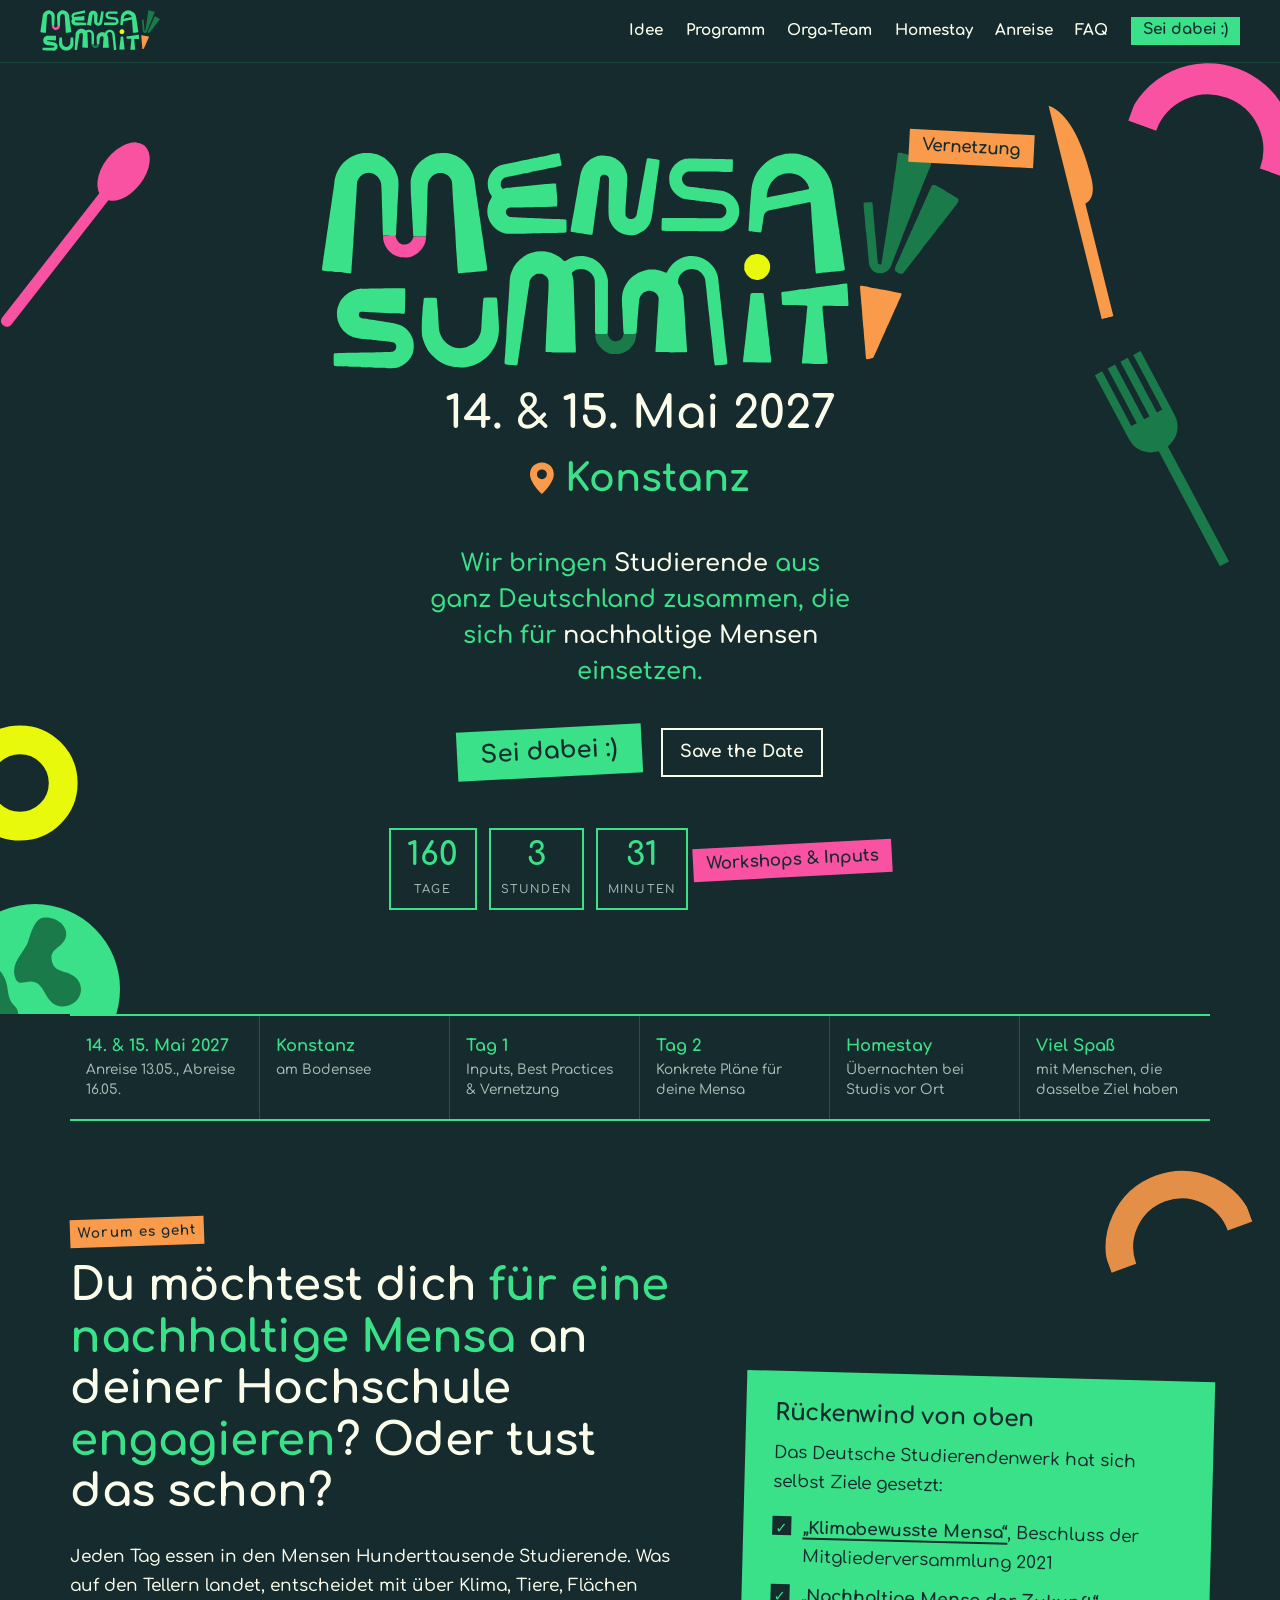
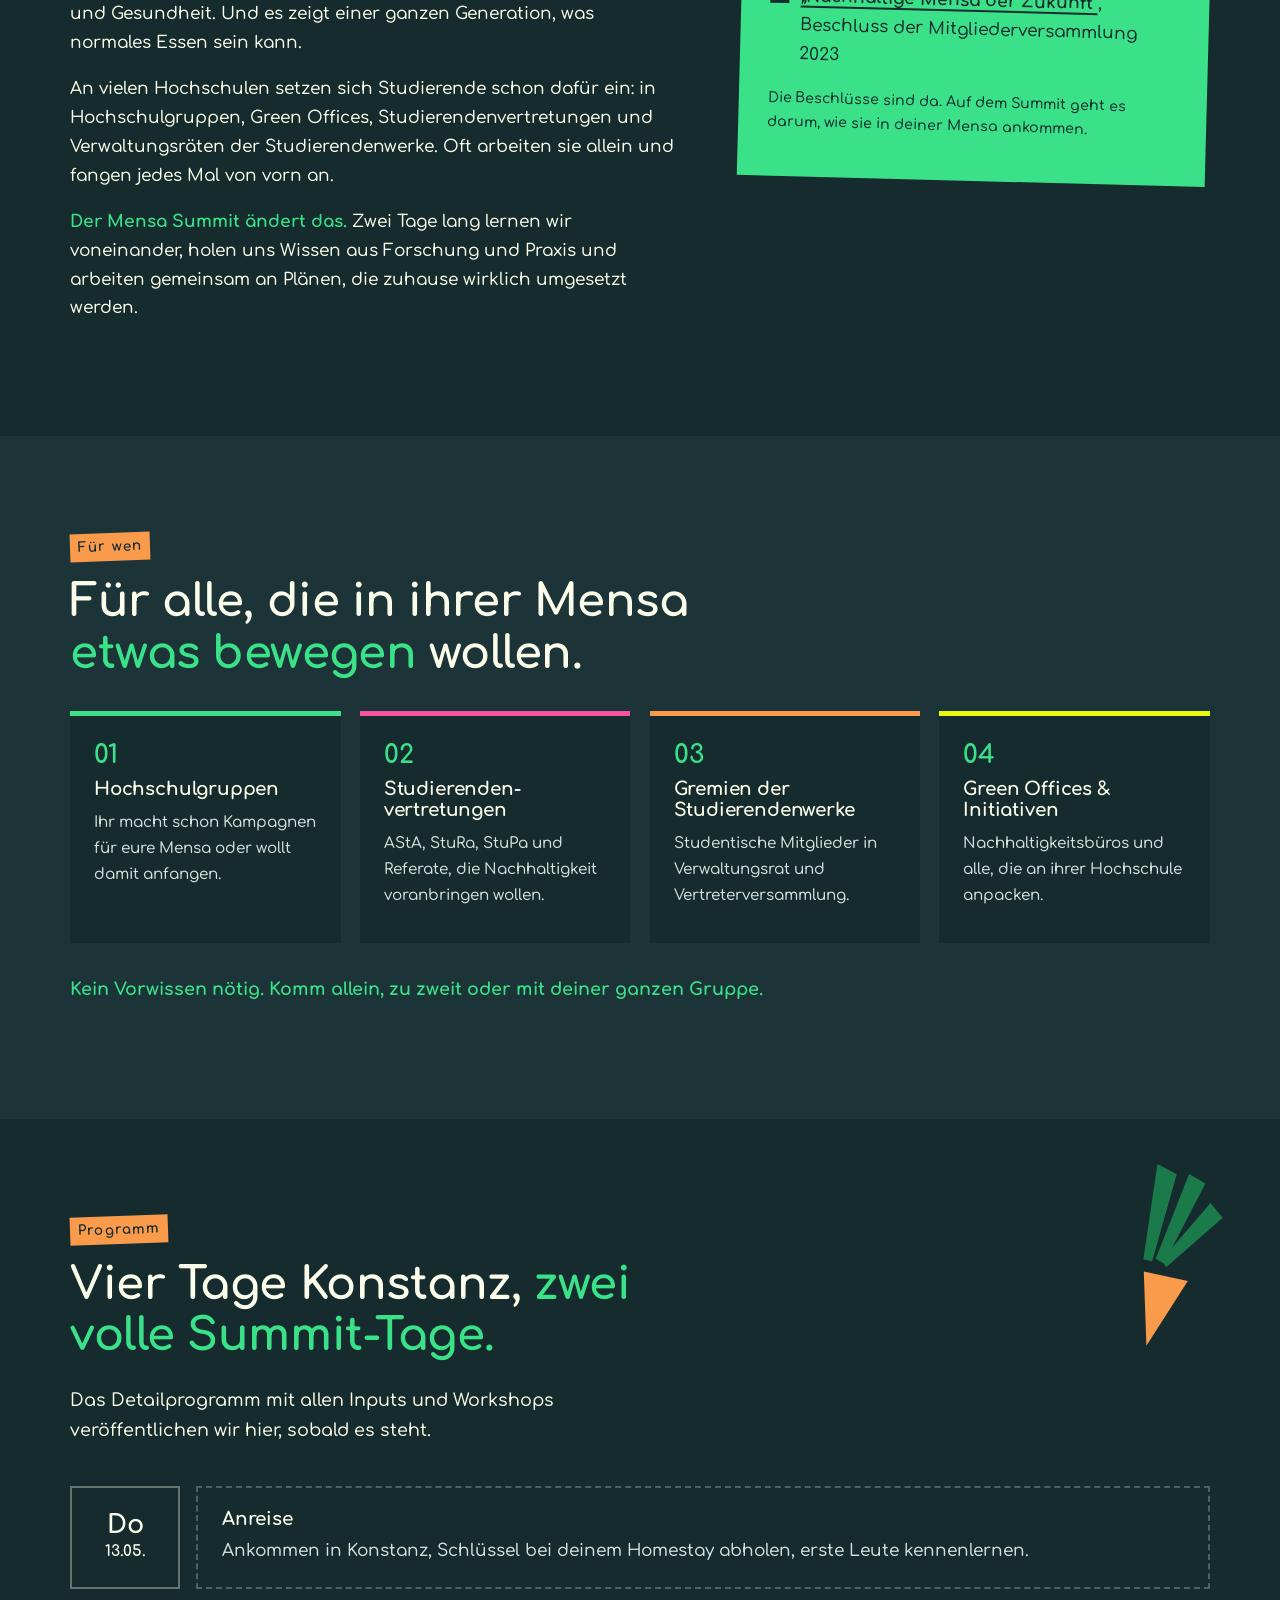
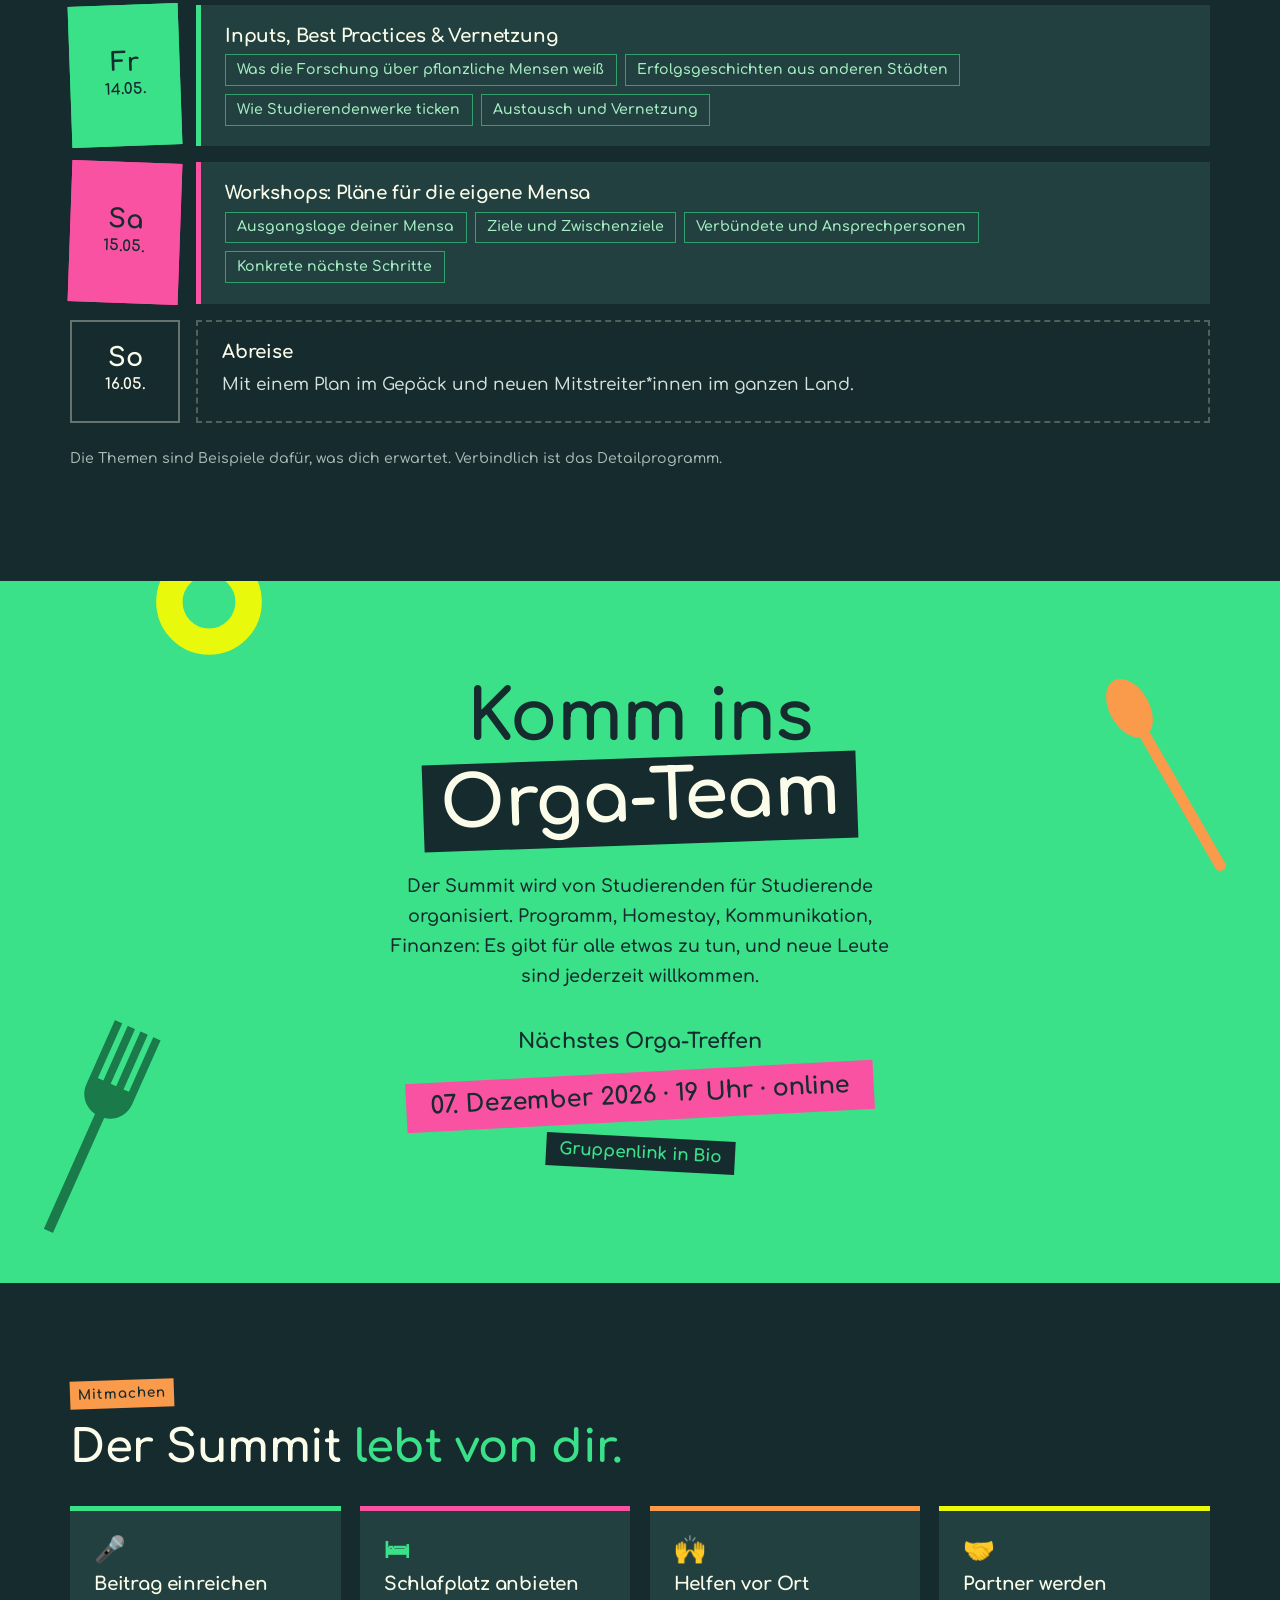
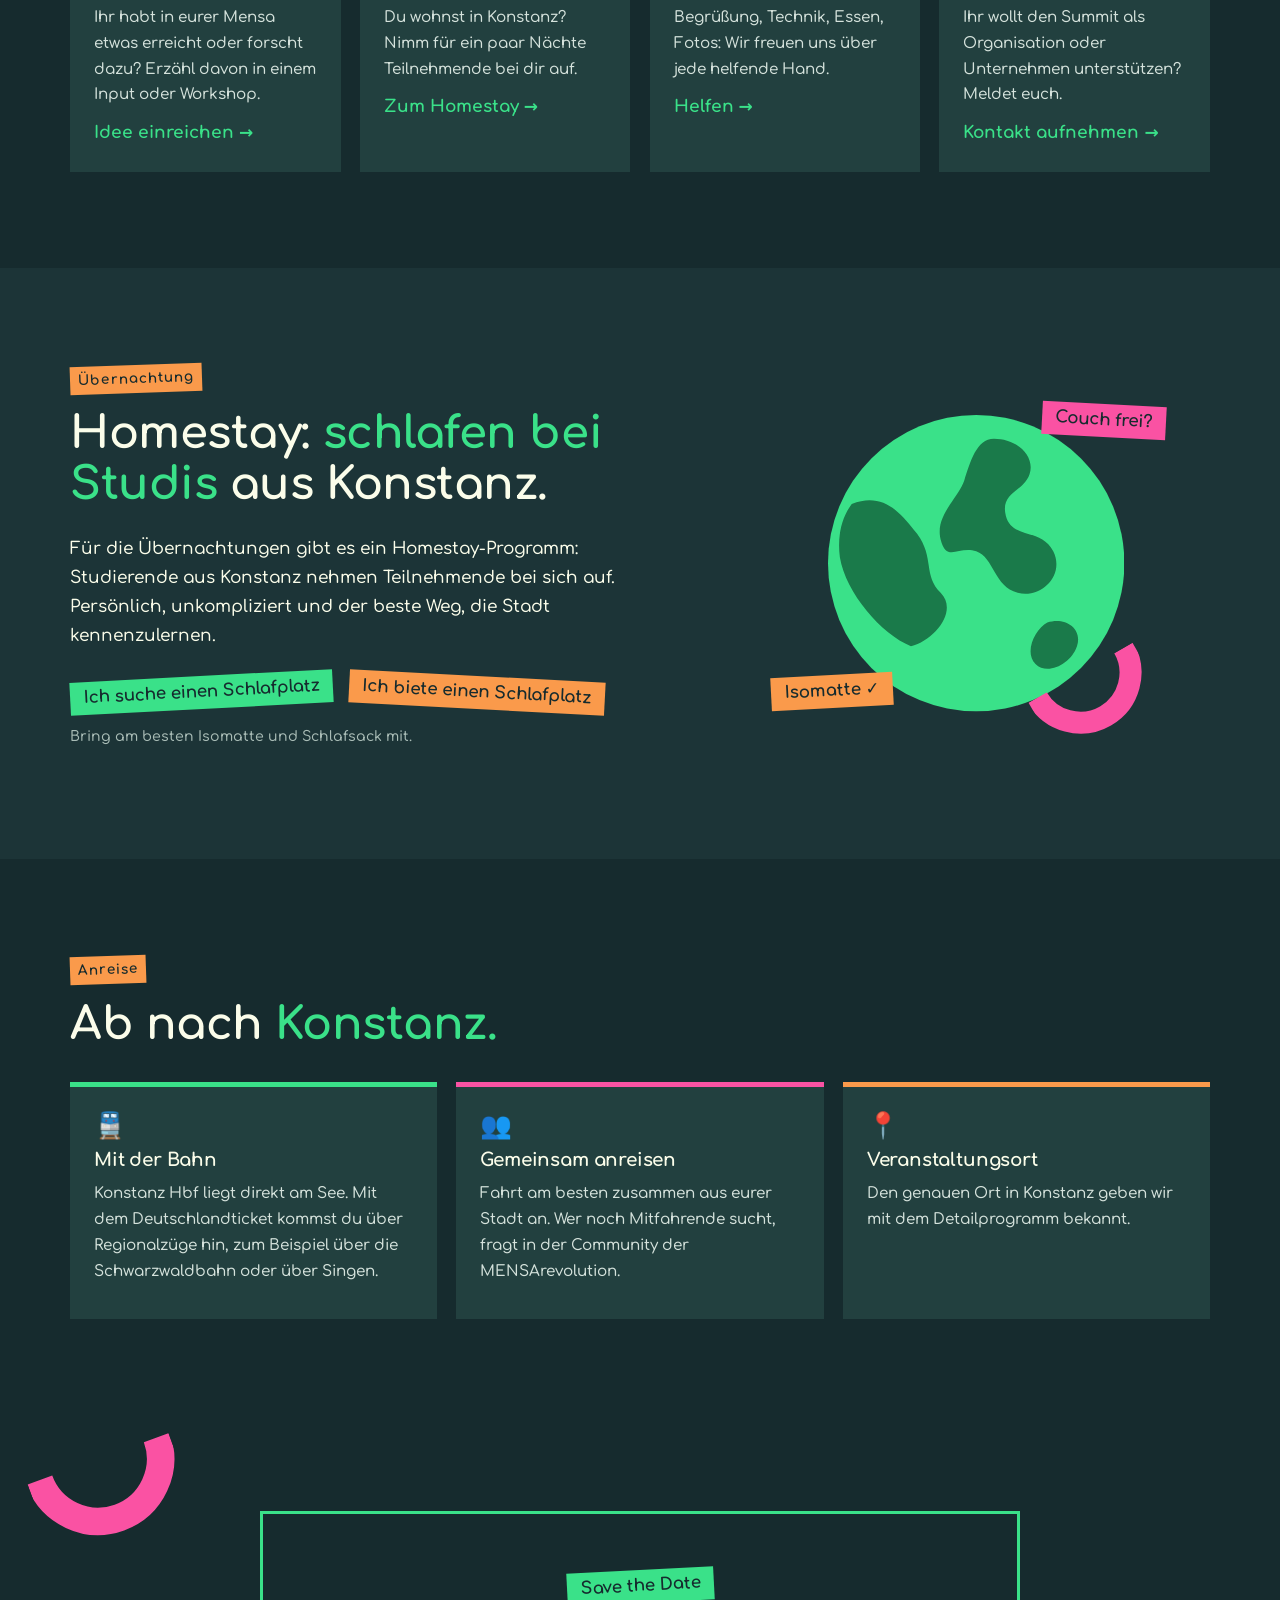
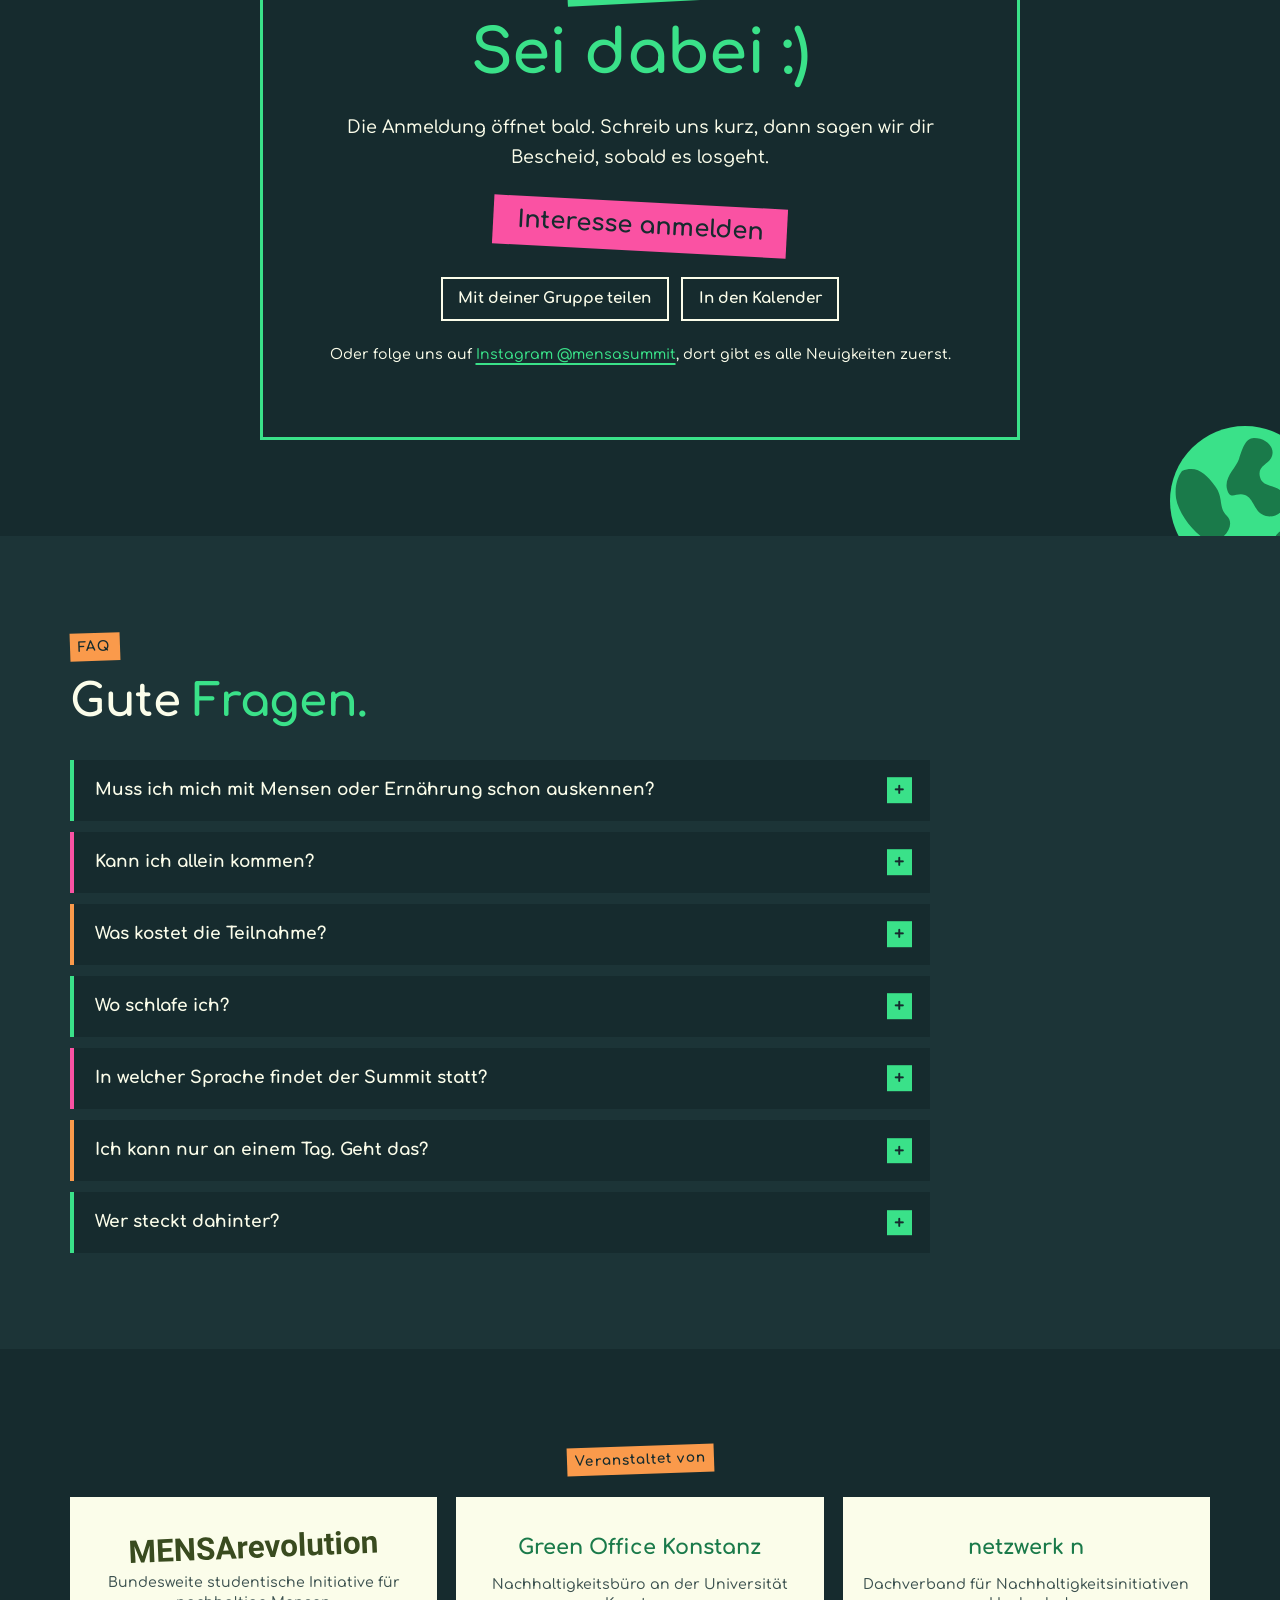
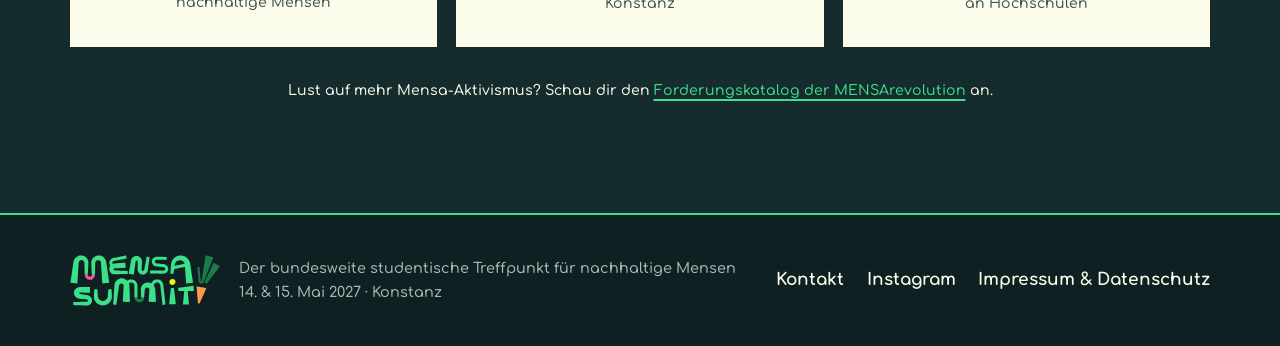
<file: index.html>
<!DOCTYPE html>
<html lang="de">
<head>
  <meta charset="utf-8">
  <meta name="viewport" content="width=device-width, initial-scale=1">
  <title>Mensa Summit 2027 · 14. &amp; 15. Mai · Konstanz</title>
  <meta name="description" content="Der bundesweite studentische Treffpunkt für nachhaltige Mensen. 14. & 15. Mai 2027 in Konstanz: Workshops, Inputs, Vernetzung und konkrete Pläne für deine Mensa.">
  <meta property="og:title" content="Mensa Summit 2027 · Konstanz">
  <meta property="og:description" content="Der bundesweite studentische Treffpunkt für nachhaltige Mensen. 14. & 15. Mai 2027 in Konstanz.">
  <meta property="og:type" content="website">
  <meta property="og:url" content="https://fburgerdev.github.io/website-mensa-summit/">
  <meta property="og:image" content="https://fburgerdev.github.io/website-mensa-summit/assets/og-image.png">
  <meta name="twitter:card" content="summary_large_image">
  <meta name="theme-color" content="#162b2e">
  <link rel="icon" href="assets/icon.svg" type="image/svg+xml">
  <link rel="icon" href="assets/icon-32.png" type="image/png" sizes="32x32">
  <link rel="apple-touch-icon" href="assets/apple-touch-icon.png">
  <link rel="manifest" href="manifest.webmanifest">
  <link rel="preload" href="assets/fonts/comfortaa-latin.woff2" as="font" type="font/woff2" crossorigin>
  <link rel="stylesheet" href="styles.css">
</head>
<body>

<!-- Decorative shapes, drawn after the Instagram posts -->
<svg width="0" height="0" style="position:absolute" aria-hidden="true">
  <defs>
    <symbol id="spoon" viewBox="0 0 40 200"><ellipse cx="20" cy="30" rx="18" ry="29"/><rect x="15" y="52" width="10" height="148" rx="5"/></symbol>
    <symbol id="fork" viewBox="0 0 60 220"><path d="M4 0h8v60h6V0h8v60h6V0h8v60h6V0h8v70c0 14-10 22-20 24v126H24V94C14 92 4 84 4 70z"/></symbol>
    <symbol id="knife" viewBox="0 0 40 220"><path d="M14 0c16 10 24 40 24 80 0 14-4 22-12 24v116H14z"/></symbol>
    <symbol id="arc" viewBox="0 0 120 70"><path d="M10 0a50 50 0 0 0 100 0" fill="none" stroke="currentColor" stroke-width="22"/></symbol>
    <symbol id="ring" viewBox="0 0 100 100"><circle cx="50" cy="50" r="36" fill="none" stroke="currentColor" stroke-width="24"/></symbol>
    <symbol id="globe" viewBox="0 0 100 100"><circle cx="50" cy="50" r="50" fill="#3ae189"/><path d="M8 30c10-4 16 2 22 10s2 14 8 20-2 16-10 18C18 74 6 60 4 48 3 40 5 34 8 30zM56 8c8 0 14 6 12 12s-10 6-8 14 12 4 16 12-4 16-12 14-8-12-14-14-10 4-12-4 6-14 8-20S50 8 56 8zM74 70c6-2 12 2 10 8s-10 10-14 6 0-12 4-14z" fill="#1a7a4a"/></symbol>
    <symbol id="leek" viewBox="0 0 60 120"><path d="M8 0l14 4-4 60H12zM30 2l12 4-16 58-6-2zM48 18l10 8-30 40-4-4z" fill="#1a7a4a"/><path d="M14 72h30L26 120z" fill="#fa9a4b"/></symbol>
  </defs>
</svg>

<a class="skip" href="#main">Zum Inhalt springen</a>

<header class="nav" id="top">
  <a class="brand" href="#top" aria-label="Mensa Summit 2027, zum Seitenanfang">
    <img src="assets/logo-mensa-summit.svg" alt="Mensa Summit" width="120" height="41">
  </a>
  <button class="nav-toggle" aria-expanded="false" aria-controls="nav-links" aria-label="Menü öffnen">
    <span></span><span></span><span></span>
  </button>
  <nav id="nav-links" class="nav-links">
    <a href="#idee">Idee</a>
    <a href="#programm">Programm</a>
    <a href="#orga">Orga-Team</a>
    <a href="#homestay">Homestay</a>
    <a href="#anreise">Anreise</a>
    <a href="#faq">FAQ</a>
    <a class="tag tag-mint tag-small" href="#anmelden" data-link="registration">Sei dabei :)</a>
  </nav>
</header>

<main id="main">

  <!-- HERO -->
  <section class="hero">
    <svg class="deco d-spoon-pink" aria-hidden="true"><use href="#spoon"/></svg>
    <svg class="deco d-fork" aria-hidden="true"><use href="#fork"/></svg>
    <svg class="deco d-knife" aria-hidden="true"><use href="#knife"/></svg>
    <svg class="deco d-arc-pink" aria-hidden="true"><use href="#arc"/></svg>
    <svg class="deco d-ring" aria-hidden="true"><use href="#ring"/></svg>
    <svg class="deco d-globe" aria-hidden="true"><use href="#globe"/></svg>

    <div class="hero-inner">
      <span class="tag tag-orange tilt-r hero-tag-1">Vernetzung</span>
      <h1 class="hero-logo"><img src="assets/logo-mensa-summit.svg" alt="Mensa Summit" width="704" height="241"></h1>
      <p class="hero-date">14. &amp; 15. Mai 2027</p>
      <p class="hero-place"><svg class="pin" viewBox="0 0 24 32" aria-hidden="true"><path d="M12 0C5 0 0 5 0 12c0 9 12 20 12 20s12-11 12-20C24 5 19 0 12 0zm0 17a5 5 0 1 1 0-10 5 5 0 0 1 0 10z"/></svg>Konstanz</p>
      <p class="hero-lead"><span class="m">Wir bringen</span> Studierende <span class="m">aus ganz Deutschland zusammen, die sich für</span> nachhaltige Mensen <span class="m">einsetzen.</span></p>
      <div class="hero-cta">
        <a class="tag tag-mint tag-big tilt-l" href="#anmelden" data-link="registration">Sei dabei :)</a>
        <a class="btn-line" href="assets/mensa-summit-2027.ics" download>Save the Date</a>
      </div>
      <div class="countdown" aria-live="polite" data-target="2027-05-14T09:00:00+02:00">
        <div><span data-unit="d">–</span><small>Tage</small></div>
        <div><span data-unit="h">–</span><small>Stunden</small></div>
        <div><span data-unit="m">–</span><small>Minuten</small></div>
      </div>
      <span class="tag tag-pink tilt-l hero-tag-2">Workshops &amp; Inputs</span>
    </div>
  </section>

  <!-- HARD FACTS -->
  <section class="facts" aria-label="Das Wichtigste auf einen Blick">
    <ul class="fact-grid">
      <li><b>14. &amp; 15. Mai 2027</b><span>Anreise 13.05., Abreise 16.05.</span></li>
      <li><b>Konstanz</b><span>am Bodensee</span></li>
      <li><b>Tag 1</b><span>Inputs, Best Practices &amp; Vernetzung</span></li>
      <li><b>Tag 2</b><span>Konkrete Pläne für deine Mensa</span></li>
      <li><b>Homestay</b><span>Übernachten bei Studis vor Ort</span></li>
      <li><b>Viel Spaß</b><span>mit Menschen, die dasselbe Ziel haben</span></li>
    </ul>
  </section>

  <!-- IDEE -->
  <section class="section" id="idee">
    <svg class="deco d-arc-orange" aria-hidden="true"><use href="#arc"/></svg>
    <div class="split">
      <div>
        <p class="eyebrow">Worum es geht</p>
        <h2>Du möchtest dich <span class="w">für eine nachhaltige Mensa</span> an deiner Hochschule <span class="w">engagieren</span>? Oder tust das schon?</h2>
        <p>Jeden Tag essen in den Mensen Hunderttausende Studierende. Was auf den Tellern landet, entscheidet mit über Klima, Tiere, Flächen und Gesundheit. Und es zeigt einer ganzen Generation, was normales Essen sein kann.</p>
        <p>An vielen Hochschulen setzen sich Studierende schon dafür ein: in Hochschulgruppen, Green Offices, Studierendenvertretungen und Verwaltungsräten der Studierendenwerke. Oft arbeiten sie allein und fangen jedes Mal von vorn an.</p>
        <p><b class="w">Der Mensa Summit ändert das.</b> Zwei Tage lang lernen wir voneinander, holen uns Wissen aus Forschung und Praxis und arbeiten gemeinsam an Plänen, die zuhause wirklich umgesetzt werden.</p>
      </div>
      <aside class="panel panel-mint">
        <h3>Rückenwind von oben</h3>
        <p>Das Deutsche Studierendenwerk hat sich selbst Ziele gesetzt:</p>
        <ul class="ticks">
          <li><a href="https://studierendenwerke.de/beitrag/klimabewusste-mensa" target="_blank" rel="noopener">„Klimabewusste Mensa“</a>, Beschluss der Mitgliederversammlung 2021</li>
          <li><a href="https://studierendenwerke.de/beitrag/nachhaltige-mensen-der-zukunft" target="_blank" rel="noopener">„Nachhaltige Mensa der Zukunft“</a>, Beschluss der Mitgliederversammlung 2023</li>
        </ul>
        <p class="small">Die Beschlüsse sind da. Auf dem Summit geht es darum, wie sie in deiner Mensa ankommen.</p>
      </aside>
    </div>
  </section>

  <!-- FÜR WEN -->
  <section class="section section-alt" id="fuer-wen">
    <p class="eyebrow">Für wen</p>
    <h2>Für alle, die in ihrer Mensa <span class="w">etwas bewegen</span> wollen.</h2>
    <div class="cards cards-4">
      <article class="card"><span class="card-num">01</span><h3>Hochschulgruppen</h3><p>Ihr macht schon Kampagnen für eure Mensa oder wollt damit anfangen.</p></article>
      <article class="card"><span class="card-num">02</span><h3>Studierenden&shy;vertretungen</h3><p>AStA, StuRa, StuPa und Referate, die Nachhaltigkeit voranbringen wollen.</p></article>
      <article class="card"><span class="card-num">03</span><h3>Gremien der Studierenden&shy;werke</h3><p>Studentische Mitglieder in Verwaltungsrat und Vertreterversammlung.</p></article>
      <article class="card"><span class="card-num">04</span><h3>Green Offices &amp; Initiativen</h3><p>Nachhaltigkeitsbüros und alle, die an ihrer Hochschule anpacken.</p></article>
    </div>
    <p class="swipe-hint" aria-hidden="true">Wischen für mehr →</p>
    <p class="note">Kein Vorwissen nötig. Komm allein, zu zweit oder mit deiner ganzen Gruppe.</p>
  </section>

  <!-- PROGRAMM -->
  <section class="section" id="programm">
    <svg class="deco d-leek" aria-hidden="true"><use href="#leek"/></svg>
    <p class="eyebrow">Programm</p>
    <h2>Vier Tage Konstanz, <span class="w">zwei volle Summit-Tage.</span></h2>
    <p class="lead">Das Detailprogramm mit allen Inputs und Workshops veröffentlichen wir hier, sobald es steht.</p>

    <ol class="timeline">
      <li class="tl tl-quiet">
        <div class="tl-date"><b>Do</b><span>13.05.</span></div>
        <div class="tl-body">
          <h3>Anreise</h3>
          <p>Ankommen in Konstanz, Schlüssel bei deinem Homestay abholen, erste Leute kennenlernen.</p>
        </div>
      </li>
      <li class="tl tl-mint">
        <div class="tl-date"><b>Fr</b><span>14.05.</span></div>
        <div class="tl-body">
          <h3>Inputs, Best Practices &amp; Vernetzung</h3>
          <ul class="chips">
            <li>Was die Forschung über pflanzliche Mensen weiß</li>
            <li>Erfolgsgeschichten aus anderen Städten</li>
            <li>Wie Studierendenwerke ticken</li>
            <li>Austausch und Vernetzung</li>
          </ul>
        </div>
      </li>
      <li class="tl tl-pink">
        <div class="tl-date"><b>Sa</b><span>15.05.</span></div>
        <div class="tl-body">
          <h3>Workshops: Pläne für die eigene Mensa</h3>
          <ul class="chips">
            <li>Ausgangslage deiner Mensa</li>
            <li>Ziele und Zwischenziele</li>
            <li>Verbündete und Ansprechpersonen</li>
            <li>Konkrete nächste Schritte</li>
          </ul>
        </div>
      </li>
      <li class="tl tl-quiet">
        <div class="tl-date"><b>So</b><span>16.05.</span></div>
        <div class="tl-body">
          <h3>Abreise</h3>
          <p>Mit einem Plan im Gepäck und neuen Mitstreiter*innen im ganzen Land.</p>
        </div>
      </li>
    </ol>
    <p class="small muted">Die Themen sind Beispiele dafür, was dich erwartet. Verbindlich ist das Detailprogramm.</p>
  </section>

  <!-- ORGA-TEAM -->
  <section class="section section-mint" id="orga">
    <svg class="deco d-spoon-orange" aria-hidden="true"><use href="#spoon"/></svg>
    <svg class="deco d-fork-dark" aria-hidden="true"><use href="#fork"/></svg>
    <svg class="deco d-ring-2" aria-hidden="true"><use href="#ring"/></svg>
    <div class="orga">
      <h2 class="orga-title">Komm ins <span>Orga-Team</span></h2>
      <p class="orga-lead">Der Summit wird von Studierenden für Studierende organisiert. Programm, Homestay, Kommunikation, Finanzen: Es gibt für alle etwas zu tun, und neue Leute sind jederzeit willkommen.</p>
      <p class="orga-next">Nächstes Orga-Treffen</p>
      <p class="tag tag-pink tag-big tilt-l" data-orga-meeting>07. Dezember 2026 · 19 Uhr · online</p>
      <p><a class="tag tag-dark tilt-r" href="https://www.instagram.com/mensasummit/" target="_blank" rel="noopener">Gruppenlink in Bio</a></p>
    </div>
  </section>

  <!-- MITMACHEN -->
  <section class="section" id="mitmachen">
    <p class="eyebrow">Mitmachen</p>
    <h2>Der Summit <span class="w">lebt von dir.</span></h2>
    <div class="cards cards-4">
      <article class="card">
        <span class="card-num">🎤</span>
        <h3>Beitrag einreichen</h3>
        <p>Ihr habt in eurer Mensa etwas erreicht oder forscht dazu? Erzähl davon in einem Input oder Workshop.</p>
        <a class="link-arrow" href="#" data-link="submit">Idee einreichen</a>
      </article>
      <article class="card">
        <span class="card-num">🛏</span>
        <h3>Schlafplatz anbieten</h3>
        <p>Du wohnst in Konstanz? Nimm für ein paar Nächte Teilnehmende bei dir auf.</p>
        <a class="link-arrow" href="#homestay">Zum Homestay</a>
      </article>
      <article class="card">
        <span class="card-num">🙌</span>
        <h3>Helfen vor Ort</h3>
        <p>Begrüßung, Technik, Essen, Fotos: Wir freuen uns über jede helfende Hand.</p>
        <a class="link-arrow" href="#" data-link="helpers">Helfen</a>
      </article>
      <article class="card">
        <span class="card-num">🤝</span>
        <h3>Partner werden</h3>
        <p>Ihr wollt den Summit als Organisation oder Unternehmen unterstützen? Meldet euch.</p>
        <a class="link-arrow" href="#" data-link="partners">Kontakt aufnehmen</a>
      </article>
    </div>
    <p class="swipe-hint" aria-hidden="true">Wischen für mehr →</p>
  </section>

  <!-- HOMESTAY -->
  <section class="section section-alt" id="homestay">
    <div class="split">
      <div>
        <p class="eyebrow">Übernachtung</p>
        <h2>Homestay: <span class="w">schlafen bei Studis</span> aus Konstanz.</h2>
        <p>Für die Übernachtungen gibt es ein Homestay-Programm: Studierende aus Konstanz nehmen Teilnehmende bei sich auf. Persönlich, unkompliziert und der beste Weg, die Stadt kennenzulernen.</p>
        <div class="two-btn">
          <a class="tag tag-mint tilt-l" href="#" data-link="homestaySeek">Ich suche einen Schlafplatz</a>
          <a class="tag tag-orange tilt-r" href="#" data-link="homestayOffer">Ich biete einen Schlafplatz</a>
        </div>
        <p class="small muted">Bring am besten Isomatte und Schlafsack mit.</p>
      </div>
      <div class="homestay-art" aria-hidden="true">
        <svg class="deco-static h-globe"><use href="#globe"/></svg>
        <span class="tag tag-pink tilt-r h-t1">Couch frei?</span>
        <span class="tag tag-orange tilt-l h-t2">Isomatte ✓</span>
        <svg class="deco-static h-arc"><use href="#arc"/></svg>
      </div>
    </div>
  </section>

  <!-- ANREISE -->
  <section class="section" id="anreise">
    <p class="eyebrow">Anreise</p>
    <h2>Ab nach <span class="w">Konstanz.</span></h2>
    <div class="cards cards-3">
      <article class="card">
        <span class="card-num">🚆</span>
        <h3>Mit der Bahn</h3>
        <p>Konstanz Hbf liegt direkt am See. Mit dem Deutschlandticket kommst du über Regionalzüge hin, zum Beispiel über die Schwarzwaldbahn oder über Singen.</p>
      </article>
      <article class="card">
        <span class="card-num">👥</span>
        <h3>Gemeinsam anreisen</h3>
        <p>Fahrt am besten zusammen aus eurer Stadt an. Wer noch Mitfahrende sucht, fragt in der Community der MENSArevolution.</p>
      </article>
      <article class="card">
        <span class="card-num">📍</span>
        <h3>Veranstaltungsort</h3>
        <p>Den genauen Ort in Konstanz geben wir mit dem Detailprogramm bekannt.</p>
      </article>
    </div>
    <p class="swipe-hint" aria-hidden="true">Wischen für mehr →</p>
  </section>

  <!-- ANMELDEN -->
  <section class="section signup" id="anmelden">
    <svg class="deco d-globe-2" aria-hidden="true"><use href="#globe"/></svg>
    <svg class="deco d-arc-pink-2" aria-hidden="true"><use href="#arc"/></svg>
    <div class="signup-box">
      <span class="tag tag-mint tilt-l">Save the Date</span>
      <h2>Sei dabei :)</h2>
      <p class="lead" data-text="registrationNote">Die Anmeldung öffnet bald. Schreib uns kurz, dann sagen wir dir Bescheid, sobald es losgeht.</p>
      <a class="tag tag-pink tag-big tilt-r" href="#" data-link="registration" data-label="registrationLabel">Interesse anmelden</a>
      <div class="signup-more">
        <button class="btn-line" type="button" data-share>Mit deiner Gruppe teilen</button>
        <a class="btn-line" href="assets/mensa-summit-2027.ics" download>In den Kalender</a>
      </div>
      <p class="small">Oder folge uns auf <a href="https://www.instagram.com/mensasummit/" target="_blank" rel="noopener">Instagram @mensasummit</a>, dort gibt es alle Neuigkeiten zuerst.</p>
    </div>
  </section>

  <!-- FAQ -->
  <section class="section section-alt" id="faq">
    <p class="eyebrow">FAQ</p>
    <h2>Gute <span class="w">Fragen.</span></h2>
    <div class="faq">
      <details>
        <summary>Muss ich mich mit Mensen oder Ernährung schon auskennen?</summary>
        <p>Nein. Am ersten Tag gibt es Inputs für alle, und am zweiten Tag arbeitest du in kleinen Gruppen mit Leuten, die schon Erfahrung haben.</p>
      </details>
      <details>
        <summary>Kann ich allein kommen?</summary>
        <p>Klar. Der erste Tag ist auch zum Vernetzen da, du lernst also schnell Leute kennen. Und beim Homestay bist du sowieso nicht allein.</p>
      </details>
      <details>
        <summary>Was kostet die Teilnahme?</summary>
        <p>Alle Infos zu Kosten und Förderung der Anreise veröffentlichen wir mit der Anmeldung.</p>
      </details>
      <details>
        <summary>Wo schlafe ich?</summary>
        <p>Über das <a href="#homestay">Homestay-Programm</a> bei Studierenden aus Konstanz. Wer lieber unabhängig ist, findet in Konstanz auch Hostels und Pensionen.</p>
      </details>
      <details>
        <summary>In welcher Sprache findet der Summit statt?</summary>
        <p>Auf Deutsch.</p>
      </details>
      <details>
        <summary>Ich kann nur an einem Tag. Geht das?</summary>
        <p>Am meisten hast du von beiden Tagen, weil der zweite auf dem ersten aufbaut. Schreib uns trotzdem, wir finden eine Lösung.</p>
      </details>
      <details>
        <summary>Wer steckt dahinter?</summary>
        <p>Der Summit wird von der MENSArevolution, dem Green Office Konstanz und dem netzwerk n organisiert, ehrenamtlich und von Studierenden für Studierende. <a href="#orga">Mach mit im Orga-Team.</a></p>
      </details>
    </div>
  </section>

  <!-- VERANSTALTER -->
  <section class="section organisers" id="veranstalter">
    <p class="eyebrow">Veranstaltet von</p>
    <div class="org-row">
      <a class="org" href="https://mensarevolution.de" target="_blank" rel="noopener">
        <img src="assets/mensarevolution.svg" alt="MENSArevolution" loading="lazy">
        <span>Bundesweite studentische Initiative für nachhaltige Mensen</span>
      </a>
      <div class="org">
        <b class="org-name">Green Office Konstanz</b>
        <span>Nachhaltigkeitsbüro an der Universität Konstanz</span>
      </div>
      <a class="org" href="https://netzwerk-n.org" target="_blank" rel="noopener">
        <b class="org-name">netzwerk n</b>
        <span>Dachverband für Nachhaltigkeitsinitiativen an Hochschulen</span>
      </a>
    </div>
    <p class="small center">Lust auf mehr Mensa-Aktivismus? Schau dir den <a href="https://mensarevolution.de/forderungen" target="_blank" rel="noopener">Forderungskatalog der MENSArevolution</a> an.</p>
  </section>

</main>

<footer class="footer">
  <div class="footer-inner">
    <div class="footer-brand">
      <img src="assets/logo-mensa-summit.svg" alt="Mensa Summit" width="150" height="51" loading="lazy">
      <p>Der bundesweite studentische Treffpunkt für nachhaltige Mensen<br>14. &amp; 15. Mai 2027 · Konstanz</p>
    </div>
    <div class="footer-links">
      <a href="#" data-link="contactMail">Kontakt</a>
      <a href="https://www.instagram.com/mensasummit/" target="_blank" rel="noopener">Instagram</a>
      <a href="impressum.html">Impressum &amp; Datenschutz</a>
    </div>
  </div>
</footer>

<!-- Phones: a bar at the bottom once the hero is out of view -->
<div class="mobile-bar" aria-hidden="true">
  <a class="tag tag-mint" href="#anmelden" data-link="registration" tabindex="-1">Sei dabei :)</a>
  <button class="mobile-share" type="button" data-share tabindex="-1" aria-label="Seite teilen">
    <svg viewBox="0 0 24 24" aria-hidden="true"><path d="M18 16a3 3 0 0 0-2.4 1.2l-6.7-3.4a3 3 0 0 0 0-1.6l6.7-3.4A3 3 0 1 0 15 7l-6.7 3.4a3 3 0 1 0 0 3.2L15 17a3 3 0 1 0 3-1z"/></svg>
  </button>
</div>
<p class="toast" role="status" aria-live="polite"></p>

<script src="config.js"></script>
<script src="script.js"></script>
</body>
</html>
</file>
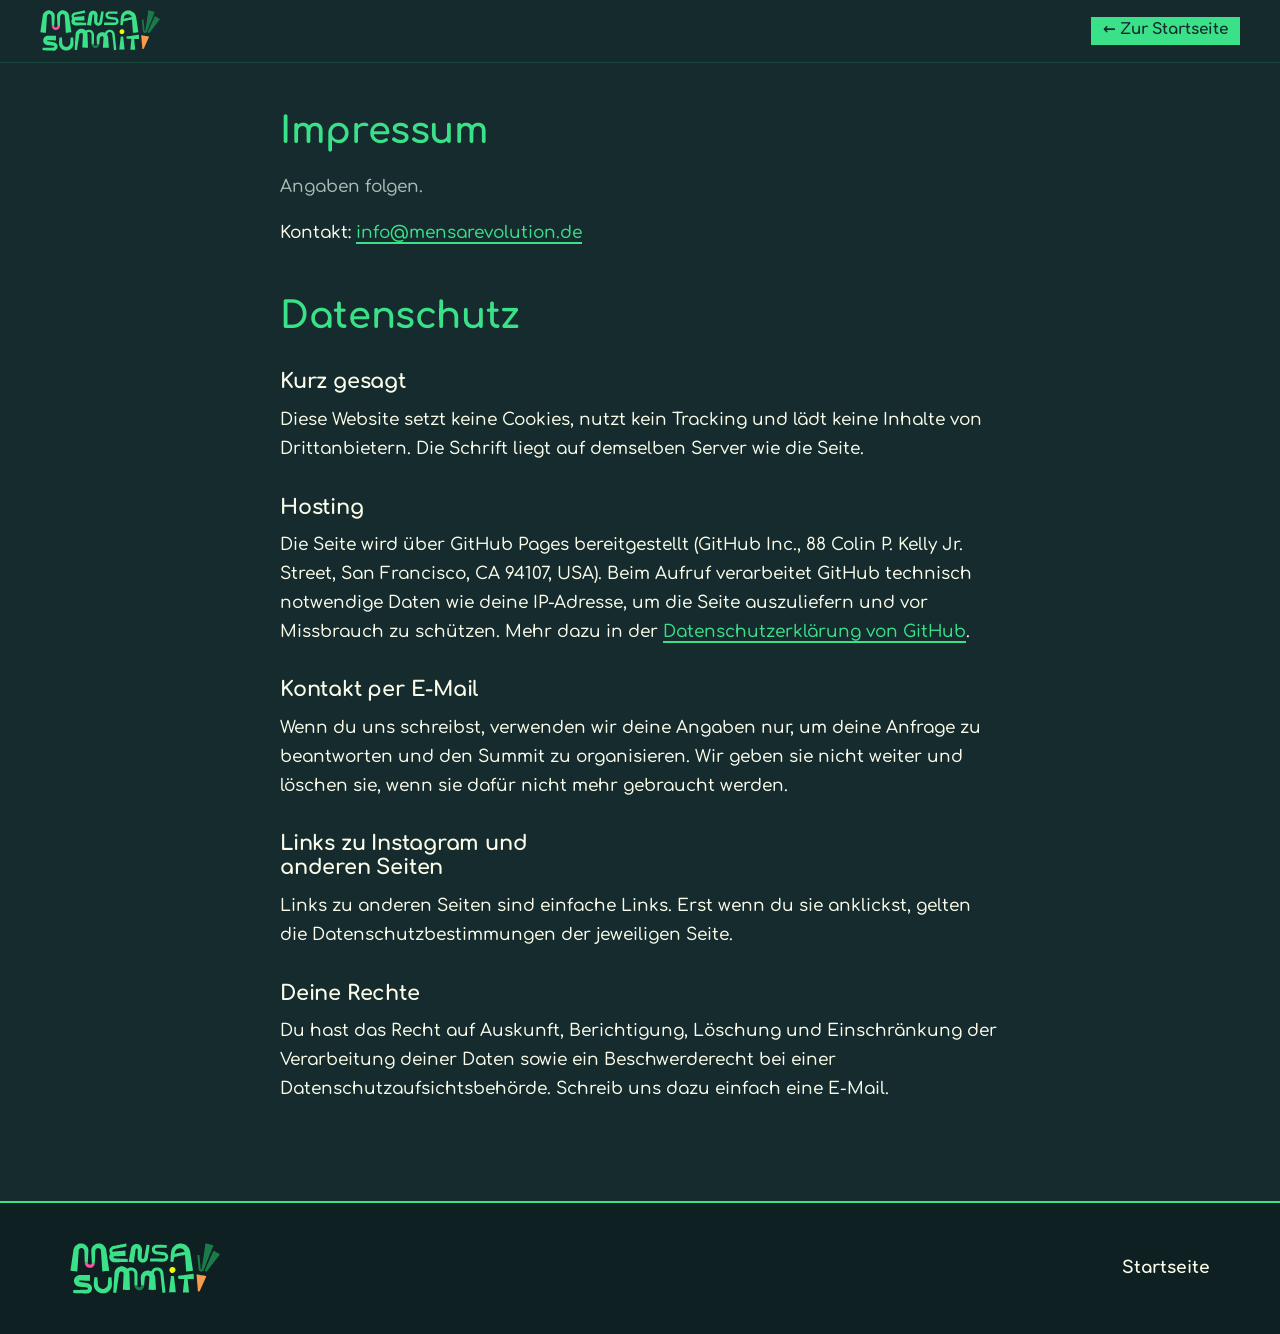
<file: impressum.html>
<!DOCTYPE html>
<html lang="de">
<head>
  <meta charset="utf-8">
  <meta name="viewport" content="width=device-width, initial-scale=1">
  <title>Impressum &amp; Datenschutz · Mensa Summit 2027</title>
  <meta name="robots" content="noindex">
  <meta name="theme-color" content="#162b2e">
  <link rel="icon" href="assets/icon.svg" type="image/svg+xml">
  <link rel="icon" href="assets/icon-32.png" type="image/png" sizes="32x32">
  <link rel="apple-touch-icon" href="assets/apple-touch-icon.png">
  <link rel="manifest" href="manifest.webmanifest">
  <link rel="stylesheet" href="styles.css">
</head>
<body>
<header class="nav">
  <a class="brand" href="index.html" aria-label="Zur Startseite">
    <img src="assets/logo-mensa-summit.svg" alt="Mensa Summit" width="120" height="41">
  </a>
  <a class="tag tag-mint tag-small" href="index.html">← Zur Startseite</a>
</header>

<main class="legal">
  <h1>Impressum</h1>
  <!-- Impressum: to be filled in by the orga team (name/organisation and address of the responsible party, § 5 DDG). -->
  <p class="muted">Angaben folgen.</p>
  <p>Kontakt: <a href="#" data-link="contactMail">info@mensarevolution.de</a></p>

  <h1 style="margin-top:3rem">Datenschutz</h1>
  <h2>Kurz gesagt</h2>
  <p>Diese Website setzt keine Cookies, nutzt kein Tracking und lädt keine Inhalte von Drittanbietern. Die Schrift liegt auf demselben Server wie die Seite.</p>
  <h2>Hosting</h2>
  <p>Die Seite wird über GitHub Pages bereitgestellt (GitHub Inc., 88 Colin P. Kelly Jr. Street, San Francisco, CA 94107, USA). Beim Aufruf verarbeitet GitHub technisch notwendige Daten wie deine IP-Adresse, um die Seite auszuliefern und vor Missbrauch zu schützen. Mehr dazu in der <a href="https://docs.github.com/de/site-policy/privacy-policies/github-general-privacy-statement" target="_blank" rel="noopener">Datenschutzerklärung von GitHub</a>.</p>
  <h2>Kontakt per E-Mail</h2>
  <p>Wenn du uns schreibst, verwenden wir deine Angaben nur, um deine Anfrage zu beantworten und den Summit zu organisieren. Wir geben sie nicht weiter und löschen sie, wenn sie dafür nicht mehr gebraucht werden.</p>
  <h2>Links zu Instagram und anderen Seiten</h2>
  <p>Links zu anderen Seiten sind einfache Links. Erst wenn du sie anklickst, gelten die Datenschutzbestimmungen der jeweiligen Seite.</p>
  <h2>Deine Rechte</h2>
  <p>Du hast das Recht auf Auskunft, Berichtigung, Löschung und Einschränkung der Verarbeitung deiner Daten sowie ein Beschwerderecht bei einer Datenschutzaufsichtsbehörde. Schreib uns dazu einfach eine E-Mail.</p>
</main>

<footer class="footer">
  <div class="footer-inner">
    <div class="footer-brand"><img src="assets/logo-mensa-summit.svg" alt="Mensa Summit" width="150" height="51"></div>
    <div class="footer-links"><a href="index.html">Startseite</a></div>
  </div>
</footer>
<script src="config.js"></script>
<script src="script.js"></script>
</body>
</html>
</file>
<file: styles.css>
/* Mensa Summit 2027 — look taken from the @mensasummit Instagram posts */

@font-face {
  font-family: "Comfortaa";
  font-style: normal;
  font-weight: 300 700;
  font-display: swap;
  src: url("assets/fonts/comfortaa-latin.woff2") format("woff2");
  unicode-range: U+0000-00FF, U+0131, U+0152-0153, U+02BB-02BC, U+02C6, U+02DA, U+02DC, U+0304, U+0308, U+0329, U+2000-206F, U+20AC, U+2122, U+2191, U+2193, U+2212, U+2215, U+FEFF, U+FFFD;
}
@font-face {
  font-family: "Comfortaa";
  font-style: normal;
  font-weight: 300 700;
  font-display: swap;
  src: url("assets/fonts/comfortaa-latin-ext.woff2") format("woff2");
  unicode-range: U+0100-02BA, U+02BD-02C5, U+02C7-02CC, U+02CE-02D7, U+02DD-02FF, U+1E00-1E9F, U+20A0-20AB, U+20AD-20C4, U+2C60-2C7F, U+A720-A7FF;
}

:root {
  --bg: #162b2e;
  --bg-2: #1c3437;
  --bg-3: #22403f;
  --mint: #3ae189;
  --mint-soft: #a6efc4;
  --leaf: #1a7a4a;
  --pink: #fa52a3;
  --orange: #fa9a4b;
  --lime: #e9f90b;
  --cream: #fbfdea;
  --muted: #a9bcb6;
  --max: 1140px;
}

*, *::before, *::after { box-sizing: border-box; }
html { scroll-behavior: smooth; scroll-padding-top: 80px; }
@media (prefers-reduced-motion: reduce) { html { scroll-behavior: auto; } }

body {
  margin: 0;
  font-family: "Comfortaa", system-ui, -apple-system, "Segoe UI", Roboto, sans-serif;
  font-weight: 500;
  font-size: 17px;
  line-height: 1.7;
  color: var(--cream);
  background: var(--bg);
  -webkit-font-smoothing: antialiased;
  -webkit-text-size-adjust: 100%;
  text-size-adjust: 100%;
  -webkit-tap-highlight-color: transparent;
  overflow-x: hidden;
}
button { font: inherit; cursor: pointer; }

img { max-width: 100%; display: block; height: auto; }
a { color: var(--mint); text-decoration-thickness: 2px; text-underline-offset: 4px; }
a:hover { color: var(--lime); }
h1, h2, h3 { line-height: 1.15; margin: 0 0 .55em; font-weight: 700; letter-spacing: -.01em; }
h2 { font-size: clamp(1.8rem, 4vw, 2.8rem); color: var(--cream); max-width: 24ch; }
h2 .w, .w { color: var(--mint); }
h3 { font-size: 1.15rem; }
p { margin: 0 0 1em; }
b { font-weight: 700; }
.small { font-size: .88rem; }
.muted { color: var(--muted); }
.center { text-align: center; }
.lead { font-size: 1.1rem; max-width: 60ch; }

.skip { position: absolute; left: -999px; top: 0; background: var(--mint); color: var(--bg); padding: .6em 1em; z-index: 100; }
.skip:focus { left: 1rem; }
:focus-visible { outline: 3px solid var(--lime); outline-offset: 3px; }

/* ---------- Tags (the tilted labels from the posts) ---------- */
.tag {
  display: inline-block;
  padding: .35em .8em .4em;
  font-weight: 700;
  font-size: 1.05rem;
  line-height: 1.2;
  color: var(--bg);
  text-decoration: none;
  background: var(--mint);
  transition: transform .15s ease, filter .15s;
}
a.tag:hover { color: var(--bg); filter: brightness(1.08); transform: rotate(0) scale(1.04); }
.tag-mint { background: var(--mint); }
.tag-pink { background: var(--pink); }
.tag-orange { background: var(--orange); }
.tag-dark { background: var(--bg); color: var(--mint); }
a.tag-dark:hover { color: var(--lime); }
.tag-big { font-size: clamp(1.15rem, 2.2vw, 1.5rem); padding: .4em 1em .45em; }
.tag-small { font-size: .95rem; padding: .3em .8em .35em; }
.tilt-l { transform: rotate(-3deg); }
.tilt-r { transform: rotate(3deg); }

.btn-line {
  display: inline-block;
  background: transparent;
  padding: .45em 1em .5em;
  border: 2px solid var(--cream);
  color: var(--cream);
  font-weight: 700;
  text-decoration: none;
}
.btn-line:hover { border-color: var(--lime); color: var(--lime); }

.eyebrow {
  display: inline-block;
  font-weight: 700;
  font-size: .85rem;
  letter-spacing: .08em;
  color: var(--bg);
  background: var(--orange);
  padding: .15em .6em .2em;
  transform: rotate(-2deg);
  margin-bottom: 1.1em;
}

/* ---------- Decorative shapes ---------- */
.deco { position: absolute; pointer-events: none; fill: currentColor; z-index: 0; }
.deco-static { display: block; fill: currentColor; }
.section > *:not(.deco), .hero > *:not(.deco) { position: relative; z-index: 1; }

.d-spoon-pink { color: var(--pink); width: 46px; height: 230px; left: 4%; top: 6%; transform: rotate(38deg); }
.d-fork { color: var(--leaf); width: 62px; height: 230px; right: 6%; top: 30%; transform: rotate(-28deg); }
.d-knife { color: var(--orange); width: 40px; height: 220px; right: 14%; top: 4%; transform: rotate(-14deg); }
.d-arc-pink { color: var(--pink); width: 170px; height: 100px; right: -30px; top: -10px; transform: rotate(200deg); }
.d-ring { color: var(--lime); width: 120px; height: 120px; left: -40px; bottom: 18%; }
.d-globe { width: 170px; height: 170px; left: -50px; bottom: -60px; }
.d-arc-orange { color: var(--orange); width: 150px; height: 90px; right: 3%; top: 40px; transform: rotate(160deg); opacity: .9; }
.d-leek { width: 90px; height: 180px; right: 5%; top: 50px; transform: rotate(12deg); }
.d-spoon-orange { color: var(--orange); width: 44px; height: 220px; right: 7%; top: 12%; transform: rotate(-30deg); }
.d-fork-dark { color: var(--leaf); width: 60px; height: 220px; left: 5%; bottom: 6%; transform: rotate(24deg); }
.d-ring-2 { color: var(--lime); width: 110px; height: 110px; left: 12%; top: -34px; }
.d-globe-2 { width: 150px; height: 150px; right: -40px; bottom: -40px; }
.d-arc-pink-2 { color: var(--pink); width: 150px; height: 90px; left: 3%; top: 40px; transform: rotate(-20deg); }

@media (max-width: 760px) {
  .d-fork, .d-knife, .d-ring, .d-arc-orange, .d-leek, .d-fork-dark, .d-arc-pink-2 { display: none; }
  .d-spoon-pink { left: -14px; top: 1%; height: 120px; width: 24px; }
  .d-arc-pink { width: 110px; height: 64px; right: -36px; top: -14px; }
  .d-globe { width: 110px; height: 110px; left: -50px; bottom: -50px; }
  .d-spoon-orange { width: 28px; height: 140px; right: -6px; top: 2%; }
  .d-ring-2 { width: 70px; height: 70px; left: -20px; top: -22px; }
  .d-globe-2 { width: 100px; height: 100px; right: -40px; bottom: -40px; }
}

/* ---------- Nav ---------- */
.nav {
  position: sticky; top: 0; z-index: 50;
  display: flex; align-items: center; justify-content: space-between;
  padding: .65rem clamp(1rem, 4vw, 2.5rem);
  background: rgba(22, 43, 46, .94);
  backdrop-filter: blur(8px);
  border-bottom: 1px solid rgba(58, 225, 137, .15);
}
.brand img { width: 120px; }
.nav-links { display: flex; align-items: center; gap: 1.4rem; }
.nav-links a:not(.tag) { color: var(--cream); text-decoration: none; font-weight: 700; font-size: .95rem; }
.nav-links a:not(.tag):hover { color: var(--mint); }
.nav-toggle { display: none; background: none; border: 0; padding: .4rem; cursor: pointer; }
.nav-toggle span { display: block; width: 26px; height: 3px; margin: 5px 0; background: var(--mint); transition: transform .2s, opacity .2s; }
.nav-toggle[aria-expanded="true"] span:nth-child(1) { transform: translateY(8px) rotate(45deg); }
.nav-toggle[aria-expanded="true"] span:nth-child(2) { opacity: 0; }
.nav-toggle[aria-expanded="true"] span:nth-child(3) { transform: translateY(-8px) rotate(-45deg); }

@media (max-width: 900px) {
  .nav-toggle { display: block; }
  .nav-links {
    position: absolute; top: 100%; left: 0; right: 0;
    flex-direction: column; align-items: flex-start; gap: 0;
    background: var(--bg);
    padding: .5rem 1.25rem 1.4rem;
    border-bottom: 2px solid var(--mint);
    display: none;
  }
  .nav-links.open { display: flex; }
  .nav-links a:not(.tag) { padding: .7rem 0; width: 100%; border-bottom: 1px solid rgba(251,253,234,.1); }
  .nav-links .tag { margin-top: 1rem; }
}

/* ---------- Hero ---------- */
.hero {
  position: relative;
  overflow: hidden;
  padding: clamp(3rem, 8vw, 5.5rem) clamp(1rem, 4vw, 2.5rem) clamp(4rem, 9vw, 6.5rem);
  text-align: center;
}
.hero-inner { max-width: 820px; margin: 0 auto; }
.hero-logo { margin: 0 auto .6rem; max-width: 640px; }
.hero-logo img { width: 100%; }
.hero-tag-1 { position: absolute !important; right: 2%; top: -1.2rem; }
.hero-tag-2 { margin-top: 2rem; }
.hero-date { font-size: clamp(1.7rem, 4.5vw, 2.8rem); font-weight: 700; margin: .4em 0 .1em; line-height: 1.2; }
.hero-place { font-size: clamp(1.5rem, 4vw, 2.4rem); font-weight: 700; color: var(--mint); display: inline-flex; align-items: center; gap: .3em; margin-bottom: .9em; }
.pin { width: .62em; height: .85em; fill: var(--orange); }
.hero-lead { font-size: clamp(1.15rem, 2.3vw, 1.5rem); line-height: 1.5; max-width: 30ch; margin: 0 auto 1.6em; font-weight: 600; }
.hero-lead .m { color: var(--mint); }
.hero-cta { display: flex; flex-wrap: wrap; gap: 1.2rem; align-items: center; justify-content: center; margin-bottom: 2.2rem; }

.countdown { display: inline-flex; gap: .8rem; }
.countdown > div {
  min-width: 88px;
  text-align: center;
  border: 2px solid var(--mint);
  padding: .45rem .6rem .35rem;
}
.countdown span { display: block; font-size: 2rem; font-weight: 700; line-height: 1.15; color: var(--mint); font-variant-numeric: tabular-nums; }
.countdown small { font-size: .72rem; text-transform: uppercase; letter-spacing: .1em; color: var(--muted); }
.countdown-live { font-size: 1.4rem; font-weight: 700; color: var(--mint); }

@media (max-width: 760px) {
  .hero-tag-1 { position: static !important; margin-bottom: 1.2rem; }
}

/* ---------- Facts ---------- */
.facts { padding: 0 clamp(1rem, 4vw, 2.5rem); }
.fact-grid {
  list-style: none; margin: 0 auto; padding: 0;
  max-width: var(--max);
  display: grid; grid-template-columns: repeat(6, 1fr);
  border-top: 2px solid var(--mint);
  border-bottom: 2px solid var(--mint);
}
.fact-grid li { padding: 1.2rem 1rem; display: flex; flex-direction: column; gap: .2rem; border-right: 1px solid rgba(58,225,137,.25); }
.fact-grid li:last-child { border-right: 0; }
.fact-grid b { color: var(--mint); font-size: 1.02rem; line-height: 1.3; }
.fact-grid span { font-size: .85rem; color: var(--muted); line-height: 1.45; }
@media (max-width: 1000px) {
  .fact-grid { grid-template-columns: repeat(3, 1fr); }
  .fact-grid li:nth-child(3n) { border-right: 0; }
  .fact-grid li:nth-child(-n+3) { border-bottom: 1px solid rgba(58,225,137,.25); }
}
@media (max-width: 560px) {
  .fact-grid { grid-template-columns: repeat(2, 1fr); }
  .fact-grid li { border-right: 0 !important; border-bottom: 1px solid rgba(58,225,137,.25); }
  .fact-grid li:nth-child(odd) { border-right: 1px solid rgba(58,225,137,.25) !important; }
  .fact-grid li:nth-last-child(-n+2) { border-bottom: 0; }
}

/* ---------- Sections ---------- */
.section {
  --pad: max(clamp(1rem, 4vw, 2.5rem), calc((100% - var(--max)) / 2));
  position: relative;
  overflow: hidden;
  padding: clamp(3.5rem, 8vw, 6rem) var(--pad);
}
.section-alt { background: var(--bg-2); }
.section-mint { background: var(--mint); color: var(--bg); }
.section-mint h2 { color: var(--bg); }

.split { display: grid; grid-template-columns: 1.3fr 1fr; gap: clamp(2rem, 5vw, 4rem); align-items: center; }
@media (max-width: 860px) { .split { grid-template-columns: 1fr; } }

.panel { padding: 1.8rem; }
.panel-mint { background: var(--mint); color: var(--bg); transform: rotate(1.5deg); }
.panel-mint h3 { font-size: 1.45rem; }
.panel-mint a { color: var(--bg); font-weight: 700; }
.panel-mint a:hover { color: var(--leaf); }

.cards { display: grid; gap: 1.2rem; margin-top: 2rem; }
.cards-3 { grid-template-columns: repeat(3, 1fr); }
.cards-4 { grid-template-columns: repeat(4, 1fr); }
@media (max-width: 1000px) { .cards-4 { grid-template-columns: repeat(2, 1fr); } }
@media (max-width: 760px) { .cards-3 { grid-template-columns: 1fr; } }
@media (max-width: 560px) { .cards-4 { grid-template-columns: 1fr; } }

.card {
  background: var(--bg-3);
  padding: 1.5rem;
  border-top: 5px solid var(--mint);
  transition: transform .2s ease;
}
.card:nth-child(4n+2) { border-top-color: var(--pink); }
.card:nth-child(4n+3) { border-top-color: var(--orange); }
.card:nth-child(4n+4) { border-top-color: var(--lime); }
.card:hover { transform: translateY(-4px) rotate(-.5deg); }
.section-alt .card { background: var(--bg); }
.card h3 { color: var(--cream); }
.card p { font-size: .95rem; color: #d5e2dc; margin-bottom: .7em; }
.card-num { display: block; font-size: 1.6rem; font-weight: 700; color: var(--mint); margin-bottom: .5rem; line-height: 1.2; }

.link-arrow { font-weight: 700; color: var(--mint); text-decoration: none; }
.link-arrow::after { content: " →"; }
.link-arrow:hover { color: var(--lime); }

.ticks { list-style: none; padding: 0; margin: 0 0 1em; }
.ticks li { position: relative; padding-left: 1.8em; margin-bottom: .6em; }
.ticks li::before { content: "✓"; position: absolute; left: 0; top: .15em; width: 1.3em; height: 1.3em; display: grid; place-items: center; background: var(--bg); color: var(--mint); font-size: .85em; font-weight: 700; }

.note { margin-top: 2rem; font-weight: 700; color: var(--mint); font-size: 1.1rem; }

/* ---------- Timeline ---------- */
.timeline { list-style: none; padding: 0; margin: 2.5rem 0 1.5rem; display: grid; gap: 1rem; }
.tl { display: grid; grid-template-columns: 110px 1fr; gap: 1rem; align-items: stretch; }
.tl-date {
  display: flex; flex-direction: column; align-items: center; justify-content: center;
  padding: 1rem .5rem;
  border: 2px solid rgba(251,253,234,.35);
}
.tl-date b { font-size: 1.6rem; line-height: 1.1; }
.tl-date span { font-weight: 700; font-size: .95rem; }
.tl-body { background: var(--bg-3); padding: 1.3rem 1.5rem; }
.tl-body h3 { margin-bottom: .4em; }
.tl-body p { margin: 0; color: #d5e2dc; }
.tl-mint .tl-date { background: var(--mint); border-color: var(--mint); color: var(--bg); transform: rotate(-2deg); }
.tl-pink .tl-date { background: var(--pink); border-color: var(--pink); color: var(--bg); transform: rotate(2deg); }
.tl-mint .tl-body { border-left: 5px solid var(--mint); }
.tl-pink .tl-body { border-left: 5px solid var(--pink); }
.tl-quiet .tl-body { background: transparent; border: 2px dashed rgba(251,253,234,.25); }
.chips { list-style: none; padding: 0; margin: .3rem 0 0; display: flex; flex-wrap: wrap; gap: .5rem; }
.chips li { border: 1.5px solid rgba(58,225,137,.6); color: var(--mint-soft); padding: .2em .8em; font-size: .88rem; font-weight: 600; }
@media (max-width: 560px) { .tl { grid-template-columns: 72px 1fr; gap: .7rem; } .tl-body { padding: 1rem; } }

/* ---------- Orga-Team ---------- */
.orga { text-align: center; max-width: 760px; margin: 0 auto; }
.orga-title { font-size: clamp(2.4rem, 7vw, 4.4rem); max-width: none; margin-bottom: .4em; }
.orga-title span { color: var(--cream); background: var(--bg); padding: 0 .25em .08em; display: inline-block; transform: rotate(-2deg); }
.orga-lead { font-size: 1.1rem; font-weight: 600; max-width: 52ch; margin: 0 auto 2rem; }
.orga-next { font-weight: 700; font-size: 1.3rem; margin-bottom: .6em; }
.orga .tag-big { margin-bottom: 1rem; }

/* ---------- Homestay ---------- */
.two-btn { display: flex; flex-wrap: wrap; gap: 1rem; margin: 1.6rem 0 1rem; }
.homestay-art { position: relative; max-width: 380px; width: 100%; aspect-ratio: 1; margin: 0 auto; }
.h-globe { width: 78%; height: 78%; margin: 11%; }
.h-t1 { position: absolute; top: 8%; right: 0; }
.h-t2 { position: absolute; bottom: 12%; left: -4%; }
.h-arc { position: absolute; color: var(--pink); width: 120px; height: 70px; right: 2%; bottom: 4%; transform: rotate(-30deg); }

/* ---------- Signup ---------- */
.signup { text-align: center; }
.signup-box {
  max-width: 760px; margin: 0 auto;
  border: 3px solid var(--mint);
  padding: clamp(2rem, 5vw, 3.5rem) clamp(1.2rem, 4vw, 3rem);
  background: var(--bg);
}
.signup-box .tag-mint { margin-bottom: 1rem; }
.signup-box h2 { margin: 0 auto .4em; font-size: clamp(2.4rem, 6vw, 3.8rem); color: var(--mint); max-width: none; }
.signup-box .lead { margin: 0 auto 1.8rem; }
.signup-box .tag-big { margin-bottom: 1.6rem; }

/* ---------- FAQ ---------- */
.faq { display: grid; gap: .7rem; margin-top: 2rem; max-width: 860px; }
.faq details { background: var(--bg); border-left: 4px solid var(--mint); }
.faq details:nth-child(3n+2) { border-left-color: var(--pink); }
.faq details:nth-child(3n) { border-left-color: var(--orange); }
.faq summary {
  cursor: pointer; list-style: none;
  padding: 1rem 3.2rem 1rem 1.3rem;
  font-weight: 700;
  position: relative;
}
.faq summary::-webkit-details-marker { display: none; }
.faq summary::after {
  content: "+"; position: absolute; right: 1.1rem; top: 50%; transform: translateY(-50%);
  width: 1.6rem; height: 1.6rem;
  background: var(--mint); color: var(--bg); font-size: 1.2rem; line-height: 1.6rem; text-align: center; font-weight: 700;
}
.faq details[open] summary::after { content: "–"; background: var(--pink); }
.faq details p { padding: 0 1.3rem 1.2rem; margin: 0; color: #d5e2dc; }

/* ---------- Organisers ---------- */
.organisers { text-align: center; }
.org-row { display: grid; grid-template-columns: repeat(3, 1fr); gap: 1.2rem; margin: .5rem auto 2rem; }
.org {
  background: var(--cream); color: var(--bg);
  padding: 1.6rem 1.2rem;
  display: flex; flex-direction: column; align-items: center; justify-content: center; gap: .6rem;
  text-decoration: none; min-height: 150px;
  transition: transform .2s;
}
.org img { height: 32px; width: auto; }
.org-name { font-size: 1.3rem; color: var(--leaf); }
.org span { font-size: .88rem; line-height: 1.4; color: #3d5250; }
a.org:hover { color: var(--bg); transform: rotate(-1deg) translateY(-3px); }
@media (max-width: 760px) { .org-row { grid-template-columns: 1fr; } }

/* ---------- Footer ---------- */
.footer { background: #0f2023; padding: 2.5rem clamp(1rem, 4vw, 2.5rem); border-top: 2px solid var(--mint); }
.footer-inner { max-width: var(--max); margin: 0 auto; display: flex; flex-wrap: wrap; justify-content: space-between; gap: 1.5rem; align-items: center; }
.footer-brand { display: flex; align-items: center; gap: 1.2rem; flex-wrap: wrap; }
.footer-brand img { width: 150px; }
.footer p { margin: 0; font-size: .9rem; color: var(--muted); }
.footer-links { display: flex; flex-wrap: wrap; gap: 1.4rem; }
.footer-links a { color: var(--cream); font-weight: 700; text-decoration: none; }
.footer-links a:hover { color: var(--mint); }

/* ---------- Legal page ---------- */
.legal { max-width: 760px; margin: 0 auto; padding: 3rem 1.25rem 5rem; }
.legal h1 { font-size: 2.3rem; color: var(--mint); }
.legal h2 { font-size: 1.3rem; margin-top: 2rem; }

/* ---------- Signup extras ---------- */
.signup-more { display: flex; flex-wrap: wrap; gap: .8rem; justify-content: center; margin-bottom: 1.4rem; }
.signup-more .btn-line { font-size: .95rem; }

/* ---------- Mobile bottom bar & toast ---------- */
.mobile-bar { display: none; }
.toast {
  position: fixed; left: 50%; bottom: calc(5.5rem + env(safe-area-inset-bottom)); z-index: 70;
  transform: translate(-50%, 20px); opacity: 0; pointer-events: none;
  margin: 0; padding: .6em 1.1em; background: var(--cream); color: var(--bg); font-weight: 700; font-size: .95rem;
  transition: opacity .2s, transform .2s;
}
.toast.show { opacity: 1; transform: translate(-50%, 0); }

/* ---------- Phones ---------- */
@media (max-width: 760px) {
  body { font-size: 16px; }
  .section { padding-top: 3.2rem; padding-bottom: 3.2rem; }
  h2 { font-size: clamp(1.65rem, 7.4vw, 2.2rem); }
  .hero { padding-top: 2rem; padding-bottom: 3rem; }
  .hero-logo { max-width: 92%; }
  .hero-lead { font-size: 1.12rem; }
  .hero-cta { gap: .9rem; margin-bottom: 1.8rem; }
  .countdown > div { min-width: 78px; }
  .countdown span { font-size: 1.7rem; }
  .tag, .btn-line { min-height: 44px; display: inline-flex; align-items: center; justify-content: center; }
  .tag-big { min-height: 52px; }

  /* Swipe rows instead of long stacks of cards */
  .cards {
    display: flex; gap: .9rem;
    overflow-x: auto; scroll-snap-type: x mandatory; overscroll-behavior-x: contain;
    margin-left: calc(-1 * var(--pad)); margin-right: calc(-1 * var(--pad));
    padding: 0 var(--pad) .9rem; scroll-padding: 0 var(--pad);
    scrollbar-width: none;
  }
  .cards::-webkit-scrollbar { display: none; }
  .cards .card { flex: 0 0 78%; scroll-snap-align: start; }
  .cards .card:hover { transform: none; }
  .section .swipe-hint { display: block; font-size: .8rem; color: var(--muted); margin-top: .2rem; }

  .panel-mint { transform: none; }
  .orga .tag-big { font-size: 1.02rem; padding: .4em .7em; }
  .homestay-art { max-width: 230px; }
  .timeline { margin-top: 1.8rem; }
  .tl-date { align-self: start; padding: .8rem .3rem; }
  .tl-mint .tl-date, .tl-pink .tl-date { transform: none; }
  .chips li { font-size: .8rem; }
  .faq summary { padding: 1rem 3rem 1rem 1.1rem; }
  .footer { padding-bottom: calc(6rem + env(safe-area-inset-bottom)); }
  .footer-brand p { font-size: .85rem; }

  .mobile-bar {
    display: flex; gap: .6rem; align-items: center;
    position: fixed; left: 0; right: 0; bottom: 0; z-index: 60;
    padding: .7rem 1rem calc(.7rem + env(safe-area-inset-bottom));
    background: rgba(22, 43, 46, .96); backdrop-filter: blur(8px);
    border-top: 2px solid var(--mint);
    transform: translateY(110%); transition: transform .25s ease;
  }
  .mobile-bar.show { transform: none; }
  .mobile-bar .tag { flex: 1; font-size: 1.1rem; }
  .mobile-share {
    flex: 0 0 52px; height: 48px; border: 2px solid var(--mint); background: transparent;
    display: grid; place-items: center; padding: 0;
  }
  .mobile-share svg { width: 22px; height: 22px; fill: var(--mint); }
}
.swipe-hint { display: none; }

/* ---------- Reveal ---------- */
.reveal { opacity: 0; transform: translateY(18px); transition: opacity .6s ease, transform .6s ease; }
.reveal.in { opacity: 1; transform: none; }
</file>
